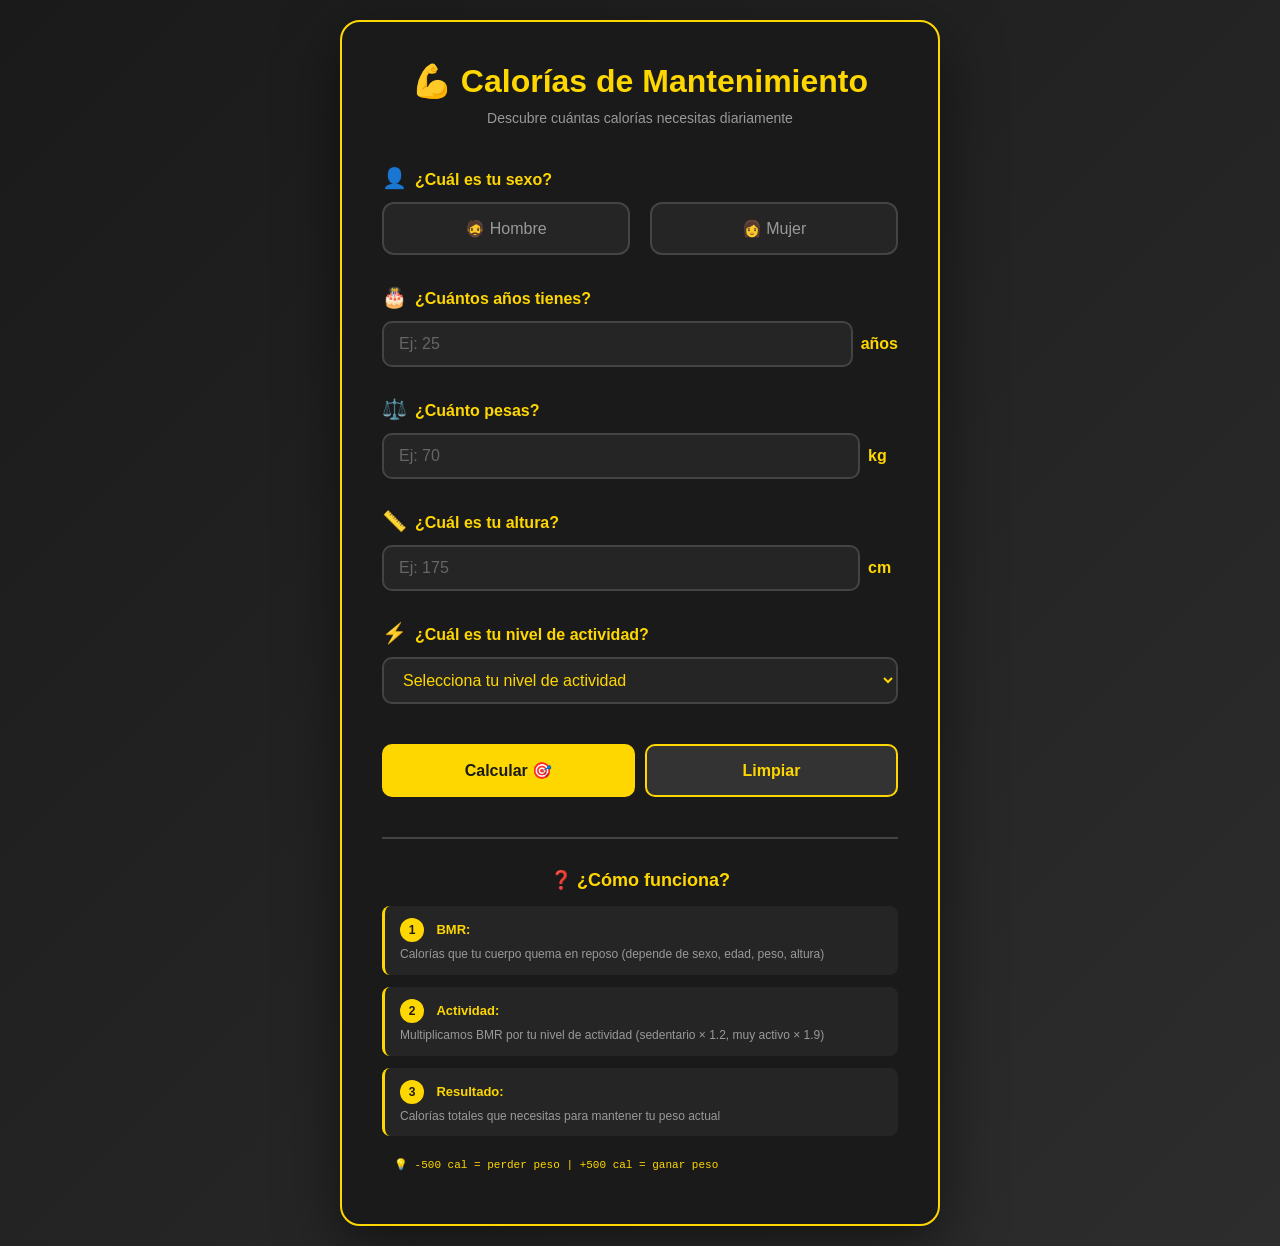
<file: calculadora_calorias.html>
<!DOCTYPE html>
<html lang="es">
<head>
    <meta charset="UTF-8">
    <meta name="viewport" content="width=device-width, initial-scale=1.0">
    <title>Calculadora de Calorías de Mantenimiento 💪</title>
    <style>
        * {
            margin: 0;
            padding: 0;
            box-sizing: border-box;
        }

        body {
            font-family: 'Segoe UI', Tahoma, Geneva, Verdana, sans-serif;
            background: linear-gradient(135deg, #1a1a1a 0%, #2d2d2d 100%);
            min-height: 100vh;
            display: flex;
            justify-content: center;
            align-items: center;
            padding: 20px;
        }

        .container {
            background: #1a1a1a;
            border-radius: 20px;
            box-shadow: 0 20px 60px rgba(0, 0, 0, 0.5);
            max-width: 600px;
            width: 100%;
            padding: 40px;
            animation: slideUp 0.6s ease-out;
            border: 2px solid #FFD700;
        }

        @keyframes slideUp {
            from {
                opacity: 0;
                transform: translateY(30px);
            }
            to {
                opacity: 1;
                transform: translateY(0);
            }
        }

        .header {
            text-align: center;
            margin-bottom: 40px;
        }

        .header h1 {
            font-size: 32px;
            color: #FFD700;
            margin-bottom: 10px;
        }

        .header p {
            color: #999;
            font-size: 14px;
        }

        .form-group {
            margin-bottom: 30px;
            animation: fadeIn 0.5s ease-out backwards;
        }

        .form-group:nth-child(1) { animation-delay: 0.1s; }
        .form-group:nth-child(2) { animation-delay: 0.2s; }
        .form-group:nth-child(3) { animation-delay: 0.3s; }
        .form-group:nth-child(4) { animation-delay: 0.4s; }
        .form-group:nth-child(5) { animation-delay: 0.5s; }

        @keyframes fadeIn {
            from {
                opacity: 0;
                transform: translateX(-10px);
            }
            to {
                opacity: 1;
                transform: translateX(0);
            }
        }

        label {
            display: block;
            font-weight: 600;
            color: #FFD700;
            margin-bottom: 12px;
            font-size: 16px;
        }

        .label-emoji {
            font-size: 20px;
            margin-right: 8px;
        }

        /* Radio buttons para sexo */
        .radio-group {
            display: flex;
            gap: 20px;
        }

        .radio-option {
            flex: 1;
            position: relative;
        }

        .radio-option input[type="radio"] {
            display: none;
        }

        .radio-option label {
            margin-bottom: 0;
            display: block;
            padding: 15px;
            border: 2px solid #444;
            border-radius: 12px;
            text-align: center;
            cursor: pointer;
            transition: all 0.3s ease;
            font-weight: 500;
            color: #999;
            background: #252525;
        }

        .radio-option input[type="radio"]:checked + label {
            background: #FFD700;
            color: #1a1a1a;
            border-color: #FFD700;
            transform: scale(1.05);
        }

        /* Inputs de texto */
        input[type="number"],
        select {
            width: 100%;
            padding: 12px 15px;
            border: 2px solid #444;
            border-radius: 10px;
            font-size: 16px;
            transition: all 0.3s ease;
            font-family: 'Segoe UI', Tahoma, Geneva, Verdana, sans-serif;
            background: #252525;
            color: #FFD700;
        }

        input[type="number"]::placeholder {
            color: #666;
        }

        input[type="number"]:focus,
        select:focus {
            outline: none;
            border-color: #FFD700;
            box-shadow: 0 0 0 3px rgba(255, 215, 0, 0.2);
        }

        .input-wrapper {
            display: flex;
            gap: 8px;
            align-items: center;
        }

        .input-wrapper input {
            flex: 1;
        }

        .unit {
            font-weight: 600;
            color: #FFD700;
            min-width: 30px;
        }

        /* Botón */
        .button-group {
            display: flex;
            gap: 10px;
            margin-top: 40px;
        }

        button {
            flex: 1;
            padding: 15px;
            border: none;
            border-radius: 10px;
            font-size: 16px;
            font-weight: 600;
            cursor: pointer;
            transition: all 0.3s ease;
        }

        .calculate-btn {
            background: #FFD700;
            color: #1a1a1a;
            border: 2px solid #FFD700;
        }

        .calculate-btn:hover {
            transform: translateY(-2px);
            box-shadow: 0 10px 25px rgba(255, 215, 0, 0.4);
            background: #FFC700;
        }

        .calculate-btn:active {
            transform: translateY(0);
        }

        .reset-btn {
            background: #333;
            color: #FFD700;
            border: 2px solid #FFD700;
        }

        .reset-btn:hover {
            background: #444;
        }

        /* Modal Resultado */
        .modal-overlay {
            display: none;
            position: fixed;
            top: 0;
            left: 0;
            width: 100%;
            height: 100%;
            background: rgba(0, 0, 0, 0.8);
            z-index: 1000;
            justify-content: center;
            align-items: center;
            animation: fadeIn 0.3s ease-out;
        }

        .modal-overlay.active {
            display: flex;
        }

        @keyframes fadeIn {
            from {
                opacity: 0;
            }
            to {
                opacity: 1;
            }
        }

        .result {
            background: #1a1a1a;
            border: 3px solid #FFD700;
            border-radius: 20px;
            padding: 50px 40px;
            max-width: 500px;
            width: 90%;
            text-align: center;
            animation: popUp 0.5s ease-out;
            position: relative;
        }

        @keyframes popUp {
            from {
                opacity: 0;
                transform: scale(0.8);
            }
            to {
                opacity: 1;
                transform: scale(1);
            }
        }

        .close-btn {
            position: absolute;
            top: 15px;
            right: 15px;
            background: #FFD700;
            border: none;
            width: 40px;
            height: 40px;
            border-radius: 50%;
            font-size: 24px;
            cursor: pointer;
            display: flex;
            align-items: center;
            justify-content: center;
            transition: all 0.3s ease;
        }

        .close-btn:hover {
            transform: rotate(90deg);
            background: #FFC700;
        }

        .result h2 {
            font-size: 20px;
            margin-bottom: 20px;
            color: #FFD700;
        }

        .calories-number {
            font-size: 72px;
            font-weight: bold;
            margin-bottom: 15px;
            animation: countUp 1s ease-out;
            color: #FFD700;
        }

        .calories-unit {
            font-size: 24px;
            color: #999;
            margin-bottom: 25px;
        }

        .result-info {
            font-size: 14px;
            line-height: 1.8;
            color: #999;
        }

        .result-info p {
            margin-bottom: 12px;
        }

        .result-emoji {
            font-size: 50px;
            margin-bottom: 15px;
        }

        /* Errores */
        .error {
            color: #ff6b6b;
            font-size: 14px;
            margin-top: 8px;
            display: none;
        }

        .error.active {
            display: block;
        }

        /* Sección Cómo Funciona */
        .how-it-works {
            margin-top: 40px;
            padding-top: 30px;
            border-top: 2px solid #444;
        }

        .how-it-works h2 {
            color: #FFD700;
            font-size: 18px;
            margin-bottom: 15px;
            text-align: center;
        }

        .steps {
            display: grid;
            grid-template-columns: 1fr;
            gap: 12px;
        }

        .step {
            background: #252525;
            padding: 12px 15px;
            border-radius: 8px;
            border-left: 3px solid #FFD700;
        }

        .step-number {
            display: inline-block;
            background: #FFD700;
            color: #1a1a1a;
            width: 24px;
            height: 24px;
            border-radius: 50%;
            text-align: center;
            line-height: 24px;
            font-weight: bold;
            margin-right: 8px;
            font-size: 12px;
        }

        .step h3 {
            color: #FFD700;
            margin-bottom: 4px;
            display: inline-block;
            font-size: 13px;
        }

        .step p {
            color: #999;
            font-size: 12px;
            margin-top: 4px;
            line-height: 1.4;
        }

        .formula {
            background: #1a1a1a;
            padding: 10px 12px;
            border-radius: 8px;
            margin-top: 12px;
            font-family: monospace;
            color: #FFD700;
            font-size: 11px;
            overflow-x: auto;
            line-height: 1.4;
        }

        /* Responsive */
        @media (max-width: 600px) {
            .container {
                padding: 30px 20px;
                margin: 10px;
                border-radius: 15px;
            }

            .header h1 {
                font-size: 28px;
                margin-bottom: 8px;
            }

            .header p {
                font-size: 12px;
            }

            .form-group {
                margin-bottom: 25px;
            }

            label {
                font-size: 14px;
                margin-bottom: 10px;
            }

            .radio-group {
                gap: 12px;
            }

            .radio-option label {
                padding: 12px;
                font-size: 13px;
            }

            input[type="number"],
            select {
                padding: 10px 12px;
                font-size: 15px;
            }

            .unit {
                font-size: 12px;
            }

            button {
                padding: 12px;
                font-size: 14px;
            }

            .result {
                padding: 35px 25px;
                border-radius: 15px;
            }

            .result h2 {
                font-size: 16px;
                margin-bottom: 12px;
            }

            .calories-number {
                font-size: 52px;
                margin-bottom: 12px;
            }

            .calories-unit {
                font-size: 18px;
                margin-bottom: 15px;
            }

            .result-info {
                font-size: 13px;
            }

            .result-emoji {
                font-size: 40px;
            }

            .close-btn {
                width: 35px;
                height: 35px;
                font-size: 20px;
            }
        }

        @media (max-width: 400px) {
            .container {
                padding: 20px 15px;
            }

            .header h1 {
                font-size: 24px;
            }

            .button-group {
                flex-direction: column;
            }

            .result {
                padding: 30px 20px;
            }

            .calories-number {
                font-size: 44px;
            }

            label {
                font-size: 13px;
            }

            .steps {
                gap: 10px;
            }

            .step {
                padding: 10px 12px;
            }
        }
    </style>
</head>
<body>
    <div class="container">
        <div class="header">
            <h1>💪 Calorías de Mantenimiento</h1>
            <p>Descubre cuántas calorías necesitas diariamente</p>
        </div>

        <form id="calorieForm">
            <!-- Sexo -->
            <div class="form-group">
                <label><span class="label-emoji">👤</span>¿Cuál es tu sexo?</label>
                <div class="radio-group">
                    <div class="radio-option">
                        <input type="radio" id="male" name="sexo" value="masculino" required>
                        <label for="male">🧔 Hombre</label>
                    </div>
                    <div class="radio-option">
                        <input type="radio" id="female" name="sexo" value="femenino" required>
                        <label for="female">👩 Mujer</label>
                    </div>
                </div>
            </div>

            <!-- Edad -->
            <div class="form-group">
                <label><span class="label-emoji">🎂</span>¿Cuántos años tienes?</label>
                <div class="input-wrapper">
                    <input type="number" id="edad" name="edad" min="10" max="120" placeholder="Ej: 25" required>
                    <span class="unit">años</span>
                </div>
                <div class="error" id="edadError">Por favor, ingresa una edad válida (10-120)</div>
            </div>

            <!-- Peso -->
            <div class="form-group">
                <label><span class="label-emoji">⚖️</span>¿Cuánto pesas?</label>
                <div class="input-wrapper">
                    <input type="number" id="peso" name="peso" min="30" max="300" step="0.1" placeholder="Ej: 70" required>
                    <span class="unit">kg</span>
                </div>
                <div class="error" id="pesoError">Por favor, ingresa un peso válido (30-300 kg)</div>
            </div>

            <!-- Altura -->
            <div class="form-group">
                <label><span class="label-emoji">📏</span>¿Cuál es tu altura?</label>
                <div class="input-wrapper">
                    <input type="number" id="altura" name="altura" min="100" max="250" step="0.1" placeholder="Ej: 175" required>
                    <span class="unit">cm</span>
                </div>
                <div class="error" id="alturaError">Por favor, ingresa una altura válida (100-250 cm)</div>
            </div>

            <!-- Nivel de Actividad -->
            <div class="form-group">
                <label><span class="label-emoji">⚡</span>¿Cuál es tu nivel de actividad?</label>
                <select id="actividad" name="actividad" required>
                    <option value="">Selecciona tu nivel de actividad</option>
                    <option value="sedentario">😴 Sedentario (poco/ningún ejercicio)</option>
                    <option value="ligero">🚶 Ligero (1-3 días de ejercicio/semana)</option>
                    <option value="moderado">🏃 Moderado (3-5 días de ejercicio/semana)</option>
                    <option value="activo">💪 Activo (6-7 días de ejercicio/semana)</option>
                    <option value="muyactivo">🔥 Muy activo (entrenamientos intensos diarios)</option>
                </select>
            </div>

            <!-- Botones -->
            <div class="button-group">
                <button type="submit" class="calculate-btn">Calcular 🎯</button>
                <button type="reset" class="reset-btn">Limpiar</button>
            </div>
        </form>

        <!-- Sección Cómo Funciona -->
        <div class="how-it-works">
            <h2>❓ ¿Cómo funciona?</h2>
            <div class="steps">
                <div class="step">
                    <span class="step-number">1</span>
                    <h3>BMR:</h3>
                    <p>Calorías que tu cuerpo quema en reposo (depende de sexo, edad, peso, altura)</p>
                </div>
                <div class="step">
                    <span class="step-number">2</span>
                    <h3>Actividad:</h3>
                    <p>Multiplicamos BMR por tu nivel de actividad (sedentario × 1.2, muy activo × 1.9)</p>
                </div>
                <div class="step">
                    <span class="step-number">3</span>
                    <h3>Resultado:</h3>
                    <p>Calorías totales que necesitas para mantener tu peso actual</p>
                </div>
            </div>
            <div class="formula">
                💡 -500 cal = perder peso | +500 cal = ganar peso
            </div>
        </div>
    </div>

    <!-- Modal Resultado -->
    <div class="modal-overlay" id="modalResultado">
        <div class="result" id="resultado">
            <button class="close-btn" onclick="cerrarModal()">✕</button>
            <div class="result-emoji">🔥</div>
            <h2>Tus calorías de mantenimiento son:</h2>
            <div class="calories-number" id="caloriesDisplay">0</div>
            <div class="calories-unit">calorías/día</div>
            <div class="result-info">
                <p id="resultInfo"></p>
            </div>
        </div>
    </div>

    <script>
        const form = document.getElementById('calorieForm');
        const modalResultado = document.getElementById('modalResultado');
        const caloriesDisplay = document.getElementById('caloriesDisplay');
        const resultInfo = document.getElementById('resultInfo');

        form.addEventListener('submit', function(e) {
            e.preventDefault();

            // Validar datos
            if (!validarDatos()) return;

            // Obtener valores
            const sexo = document.querySelector('input[name="sexo"]:checked').value;
            const edad = parseFloat(document.getElementById('edad').value);
            const peso = parseFloat(document.getElementById('peso').value);
            const altura = parseFloat(document.getElementById('altura').value);
            const actividad = document.getElementById('actividad').value;

            console.log('Sexo:', sexo, 'Edad:', edad, 'Peso:', peso, 'Altura:', altura, 'Actividad:', actividad);

            // Calcular BMR (Metabolismo Basal)
            let bmr;
            if (sexo === 'masculino') {
                bmr = 88.362 + (13.397 * peso) + (4.799 * altura) - (5.677 * edad);
            } else {
                bmr = 447.593 + (9.247 * peso) + (3.098 * altura) - (4.330 * edad);
            }

            console.log('BMR:', bmr);

            // Factor de actividad
            const factores = {
                'sedentario': 1.2,
                'ligero': 1.375,
                'moderado': 1.55,
                'activo': 1.725,
                'muyactivo': 1.9
            };

            const tdee = bmr * factores[actividad];
            console.log('TDEE:', tdee);

            // Mostrar resultado
            mostrarResultado(tdee, actividad);
        });

        function validarDatos() {
            let valido = true;

            const edad = document.getElementById('edad').value;
            const peso = document.getElementById('peso').value;
            const altura = document.getElementById('altura').value;

            if (!edad || edad < 10 || edad > 120) {
                document.getElementById('edadError').classList.add('active');
                valido = false;
            } else {
                document.getElementById('edadError').classList.remove('active');
            }

            if (!peso || peso < 30 || peso > 300) {
                document.getElementById('pesoError').classList.add('active');
                valido = false;
            } else {
                document.getElementById('pesoError').classList.remove('active');
            }

            if (!altura || altura < 100 || altura > 250) {
                document.getElementById('alturaError').classList.add('active');
                valido = false;
            } else {
                document.getElementById('alturaError').classList.remove('active');
            }

            return valido;
        }

        function mostrarResultado(tdee, actividad) {
            const calorias = Math.round(tdee);
            const mensajes = {
                'sedentario': '📺 Estilo de vida sedentario - Pocos ejercicios',
                'ligero': '🚶 Ejercicio ligero - 1-3 veces por semana',
                'moderado': '🏃 Ejercicio moderado - 3-5 veces por semana',
                'activo': '💪 Muy activo - 6-7 veces por semana',
                'muyactivo': '🔥 Extremadamente activo - Entrenamientos intensos'
            };

            caloriesDisplay.textContent = calorias;
            resultInfo.innerHTML = `
                <p><strong>${mensajes[actividad]}</strong></p>
                <p>Necesitas aproximadamente <strong>${calorias} calorías</strong> diarias para mantener tu peso actual.</p>
                <p style="margin-top: 15px; font-size: 13px;">💡 Para perder peso: Come ~500 cal menos<br>
                💪 Para ganar peso: Come ~500 cal más</p>
            `;

            // Mostrar modal
            modalResultado.classList.add('active');
        }

        function cerrarModal() {
            modalResultado.classList.remove('active');
        }

        // Cerrar modal al hacer click fuera
        modalResultado.addEventListener('click', function(e) {
            if (e.target === modalResultado) {
                cerrarModal();
            }
        });

        // Limpiar errores al escribir
        ['edad', 'peso', 'altura'].forEach(id => {
            document.getElementById(id).addEventListener('input', function() {
                document.getElementById(id + 'Error').classList.remove('active');
            });
        });
    </script>
</body>
</html>
</file>
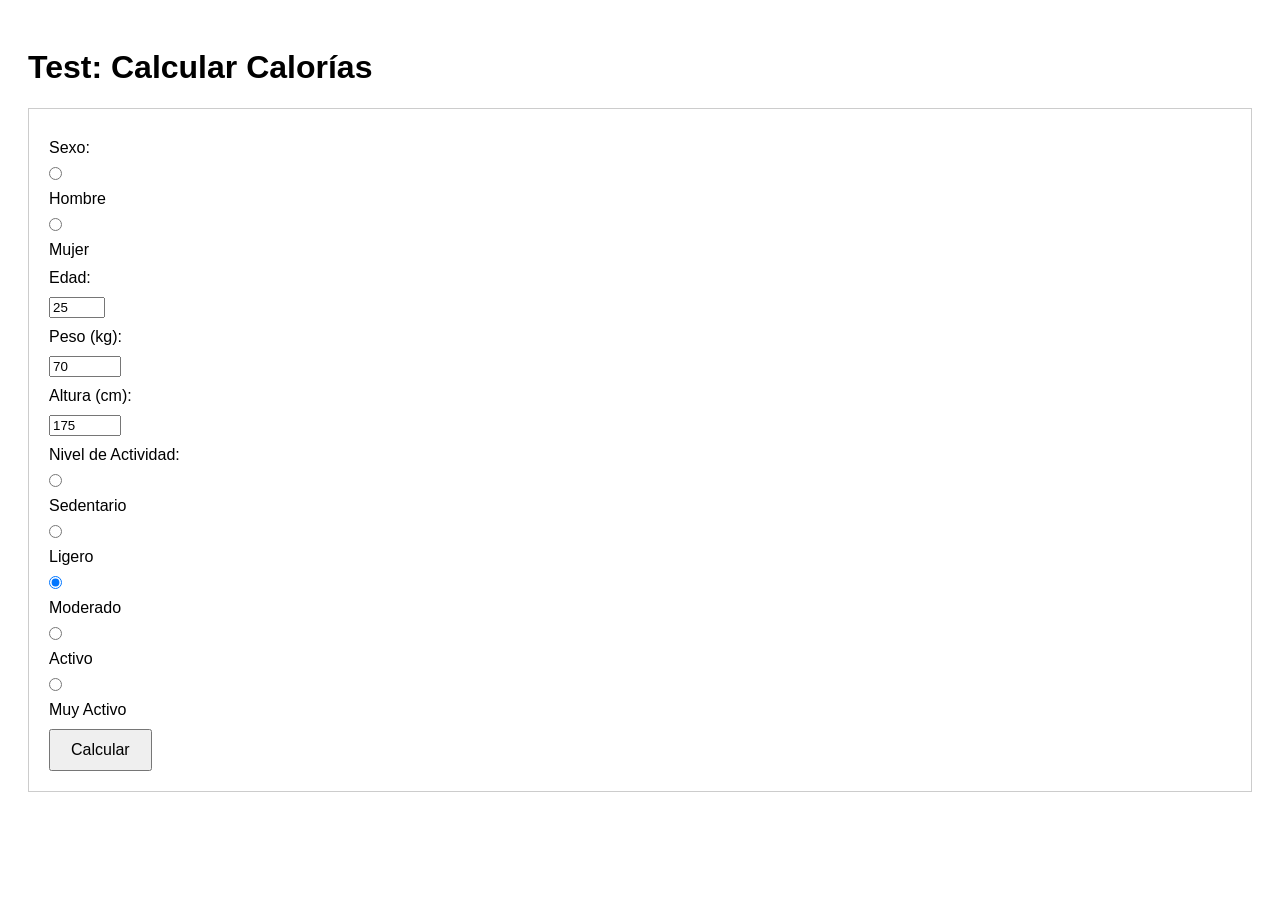
<file: test.html>
<!DOCTYPE html>
<html lang="es">
<head>
    <meta charset="UTF-8">
    <title>Test Formulario Calorías</title>
    <style>
        body { font-family: Arial; padding: 20px; }
        form { border: 1px solid #ccc; padding: 20px; margin: 20px 0; }
        .result { border: 2px solid green; padding: 20px; margin-top: 20px; display: none; }
        .result.active { display: block; }
        input, label { display: block; margin: 10px 0; }
        button { padding: 10px 20px; font-size: 16px; }
        .error { color: red; }
    </style>
</head>
<body>
    <h1>Test: Calcular Calorías</h1>

    <form id="calorieForm" novalidate>
        <div>
            <label>Sexo:</label>
            <input type="radio" id="male" name="sexo" value="masculino" required>
            <label for="male">Hombre</label>
            <input type="radio" id="female" name="sexo" value="femenino" required>
            <label for="female">Mujer</label>
            <span class="error" id="sexoError"></span>
        </div>

        <div>
            <label for="edad">Edad:</label>
            <input type="number" id="edad" name="edad" min="13" max="120" value="25" required>
            <span class="error" id="edadError"></span>
        </div>

        <div>
            <label for="peso">Peso (kg):</label>
            <input type="number" id="peso" name="peso" min="30" max="300" step="0.1" value="70" required>
            <span class="error" id="pesoError"></span>
        </div>

        <div>
            <label for="altura">Altura (cm):</label>
            <input type="number" id="altura" name="altura" min="100" max="250" step="0.1" value="175" required>
            <span class="error" id="alturaError"></span>
        </div>

        <div>
            <label>Nivel de Actividad:</label>
            <input type="radio" name="actividad" value="sedentario" required>
            <label>Sedentario</label>
            <input type="radio" name="actividad" value="ligero" required>
            <label>Ligero</label>
            <input type="radio" name="actividad" value="moderado" checked required>
            <label>Moderado</label>
            <input type="radio" name="actividad" value="activo" required>
            <label>Activo</label>
            <input type="radio" name="actividad" value="muyactivo" required>
            <label>Muy Activo</label>
            <span class="error" id="actividadError"></span>
        </div>

        <button type="submit" class="btn btn-primary">Calcular</button>
    </form>

    <div id="calorieModal" class="result">
        <h2>Resultado</h2>
        <p><strong>TDEE (Calorías Diarias):</strong> <span id="maintenanceCalories">0</span> cal</p>
        <p><strong>BMR:</strong> <span id="maintenanceBMR">0</span> cal</p>
        <p><strong>Proteínas:</strong> <span id="maintenanceProtein">0</span>g</p>
        <p><strong>Carbohidratos:</strong> <span id="maintenanceCarbs">0</span>g</p>
        <p><strong>Grasas:</strong> <span id="maintenanceFats">0</span>g</p>
    </div>

    <script>
        const ACTIVITY_FACTORS = {
            sedentario: 1.2,
            ligero: 1.375,
            moderado: 1.55,
            activo: 1.725,
            muyactivo: 1.9,
        };

        function calcularBMR(peso, altura, edad, sexo) {
            if (sexo === 'masculino') {
                return (10 * peso) + (6.25 * altura) - (5 * edad) + 5;
            } else {
                return (10 * peso) + (6.25 * altura) - (5 * edad) - 161;
            }
        }

        function calcularMacros(tdee, peso) {
            const proteinaG = peso * 2;
            const proteinaCal = proteinaG * 4;
            const grasasG = peso * 0.9;
            const grasasCal = grasasG * 9;
            const carbohidratosCal = tdee - proteinaCal - grasasCal;
            const carbohidratosG = carbohidratosCal / 4;

            return {
                proteina: { g: Math.round(proteinaG), cal: Math.round(proteinaCal) },
                carbohidratos: { g: Math.round(carbohidratosG), cal: Math.round(carbohidratosCal) },
                grasas: { g: Math.round(grasasG), cal: Math.round(grasasCal) },
            };
        }

        function validarCalorie() {
            let valido = true;
            document.querySelectorAll('.error').forEach(el => el.textContent = '');

            if (!document.querySelector('input[name="sexo"]:checked')) {
                document.getElementById('sexoError').textContent = 'Por favor selecciona un sexo';
                valido = false;
            }

            const edad = parseFloat(document.getElementById('edad').value);
            if (!edad || edad < 13 || edad > 120) {
                document.getElementById('edadError').textContent = 'Edad debe estar entre 13 y 120 años';
                valido = false;
            }

            const peso = parseFloat(document.getElementById('peso').value);
            if (!peso || peso < 30 || peso > 300) {
                document.getElementById('pesoError').textContent = 'Peso debe estar entre 30 y 300';
                valido = false;
            }

            const altura = parseFloat(document.getElementById('altura').value);
            if (!altura || altura < 100 || altura > 250) {
                document.getElementById('alturaError').textContent = 'Altura debe estar entre 100 y 250';
                valido = false;
            }

            if (!document.querySelector('input[name="actividad"]:checked')) {
                document.getElementById('actividadError').textContent = 'Por favor selecciona un nivel de actividad';
                valido = false;
            }

            return valido;
        }

        function handleCalorieSubmit(e) {
            e.preventDefault();
            console.log('Submit disparado');

            if (!validarCalorie()) {
                console.log('Validación falló');
                return;
            }

            console.log('Validación pasó');

            const sexo = document.querySelector('input[name="sexo"]:checked').value;
            const peso = parseFloat(document.getElementById('peso').value);
            const altura = parseFloat(document.getElementById('altura').value);
            const edad = parseFloat(document.getElementById('edad').value);
            const actividad = document.querySelector('input[name="actividad"]:checked').value;

            console.log('Datos:', { sexo, peso, altura, edad, actividad });

            const bmr = calcularBMR(peso, altura, edad, sexo);
            const tdee = bmr * ACTIVITY_FACTORS[actividad];
            const macros = calcularMacros(tdee, peso);

            console.log('Resultado:', { bmr, tdee, macros });

            document.getElementById('maintenanceCalories').textContent = Math.round(tdee);
            document.getElementById('maintenanceBMR').textContent = Math.round(bmr);
            document.getElementById('maintenanceProtein').textContent = macros.proteina.g;
            document.getElementById('maintenanceCarbs').textContent = macros.carbohidratos.g;
            document.getElementById('maintenanceFats').textContent = macros.grasas.g;

            document.getElementById('calorieModal').classList.add('active');
            console.log('Modal abierto');
        }

        document.getElementById('calorieForm').addEventListener('submit', handleCalorieSubmit);
    </script>
</body>
</html>
</file>
